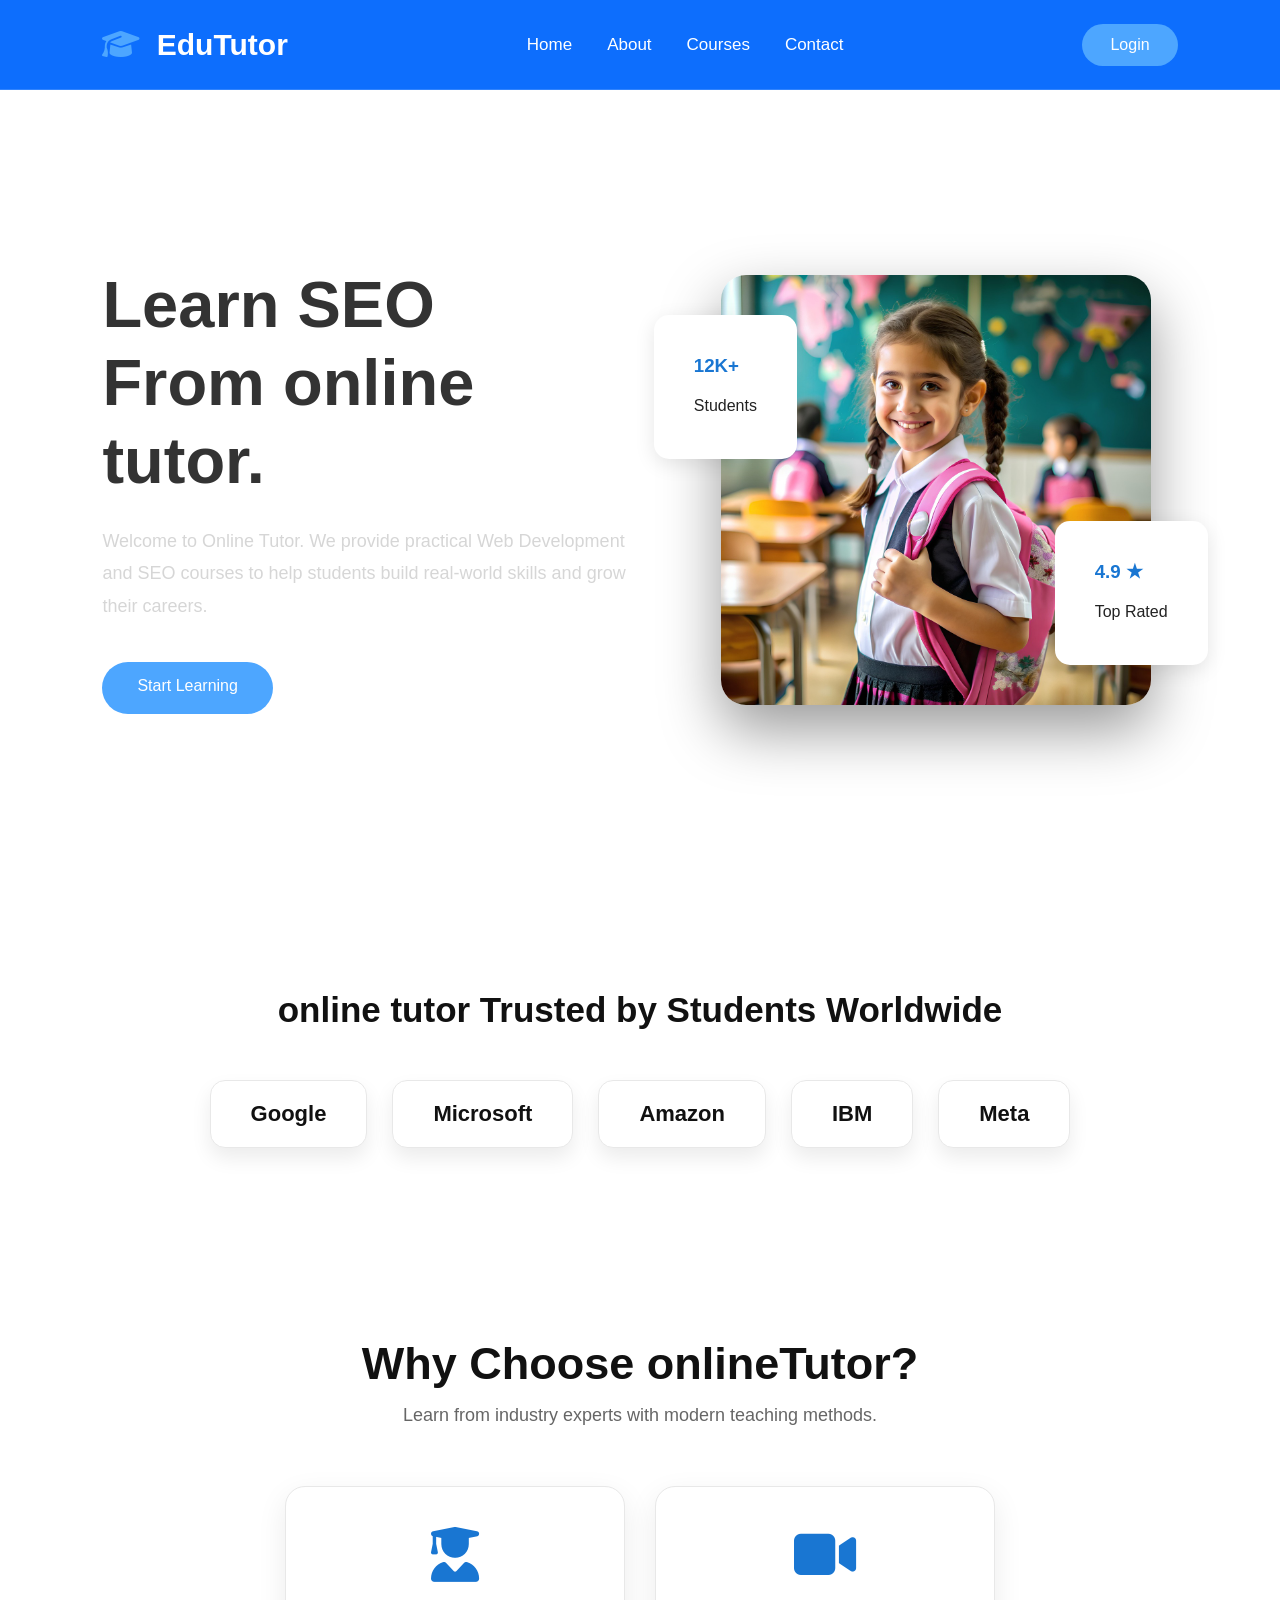
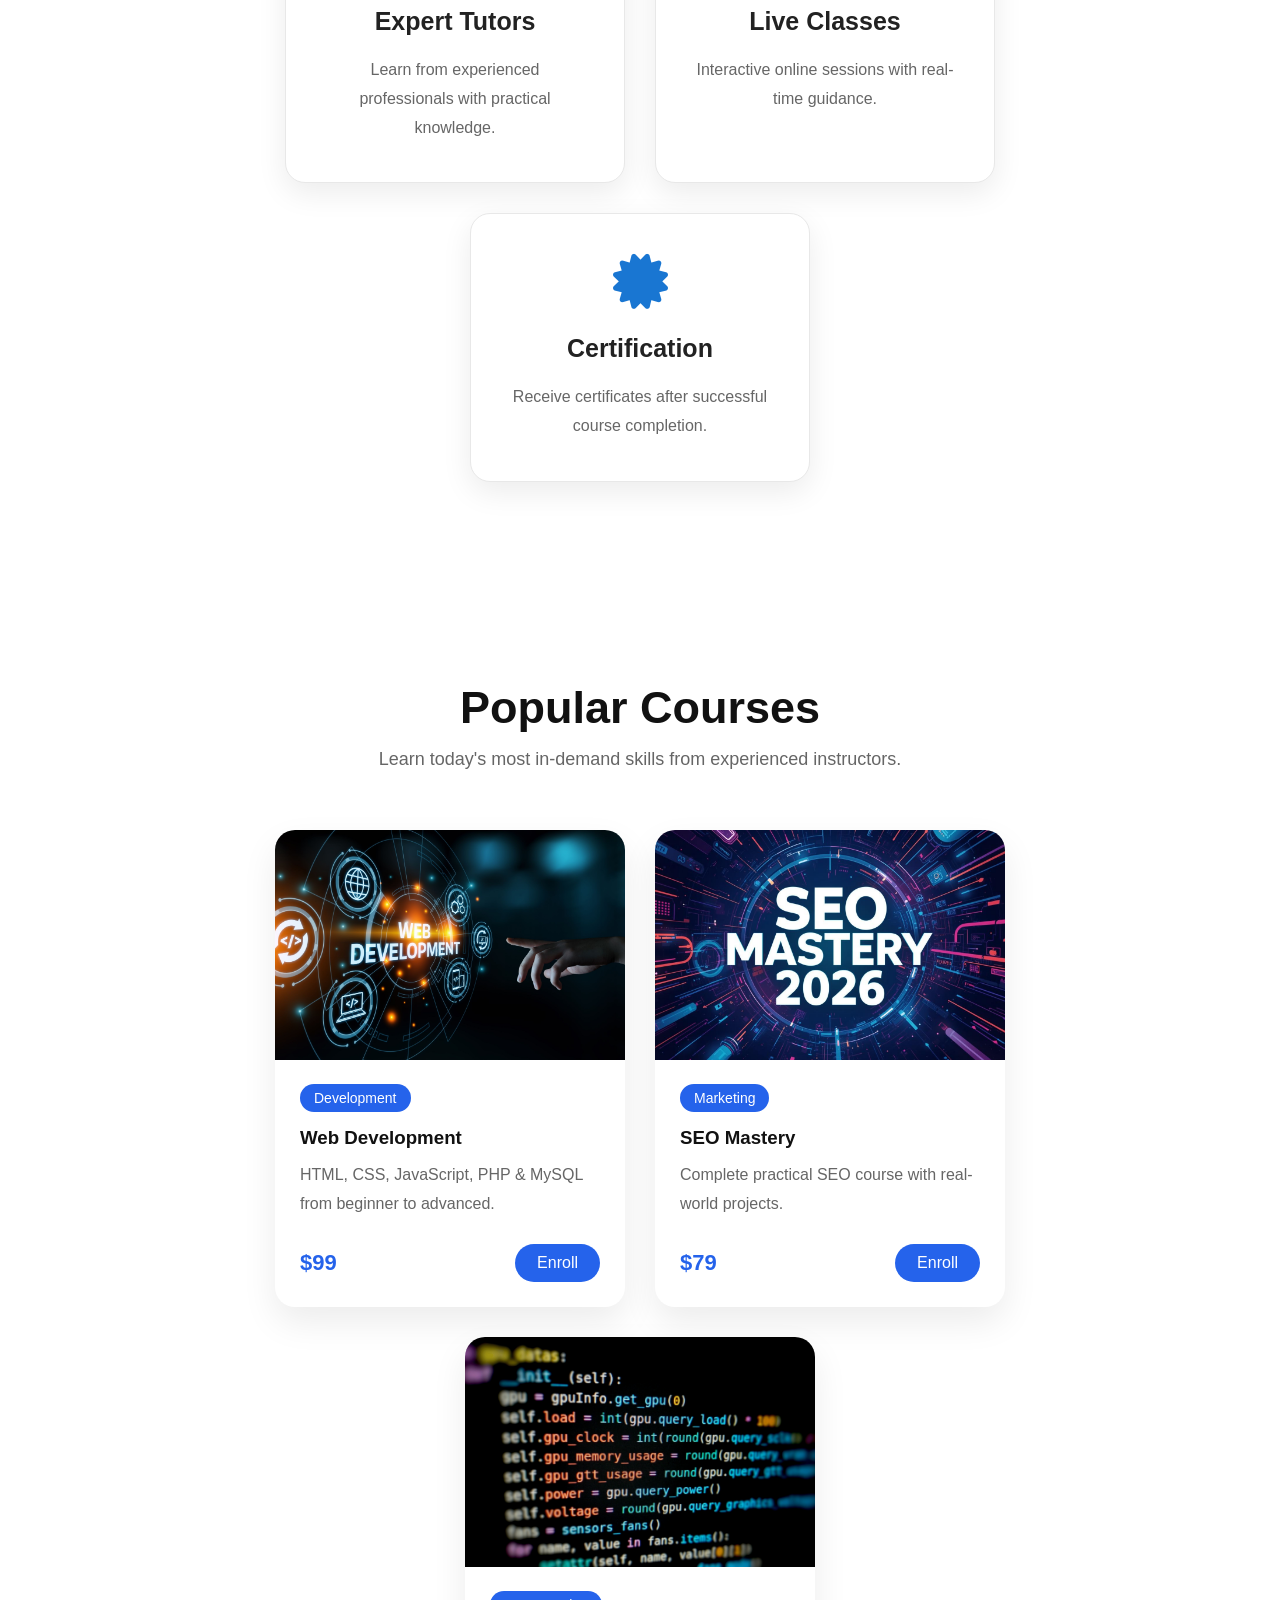
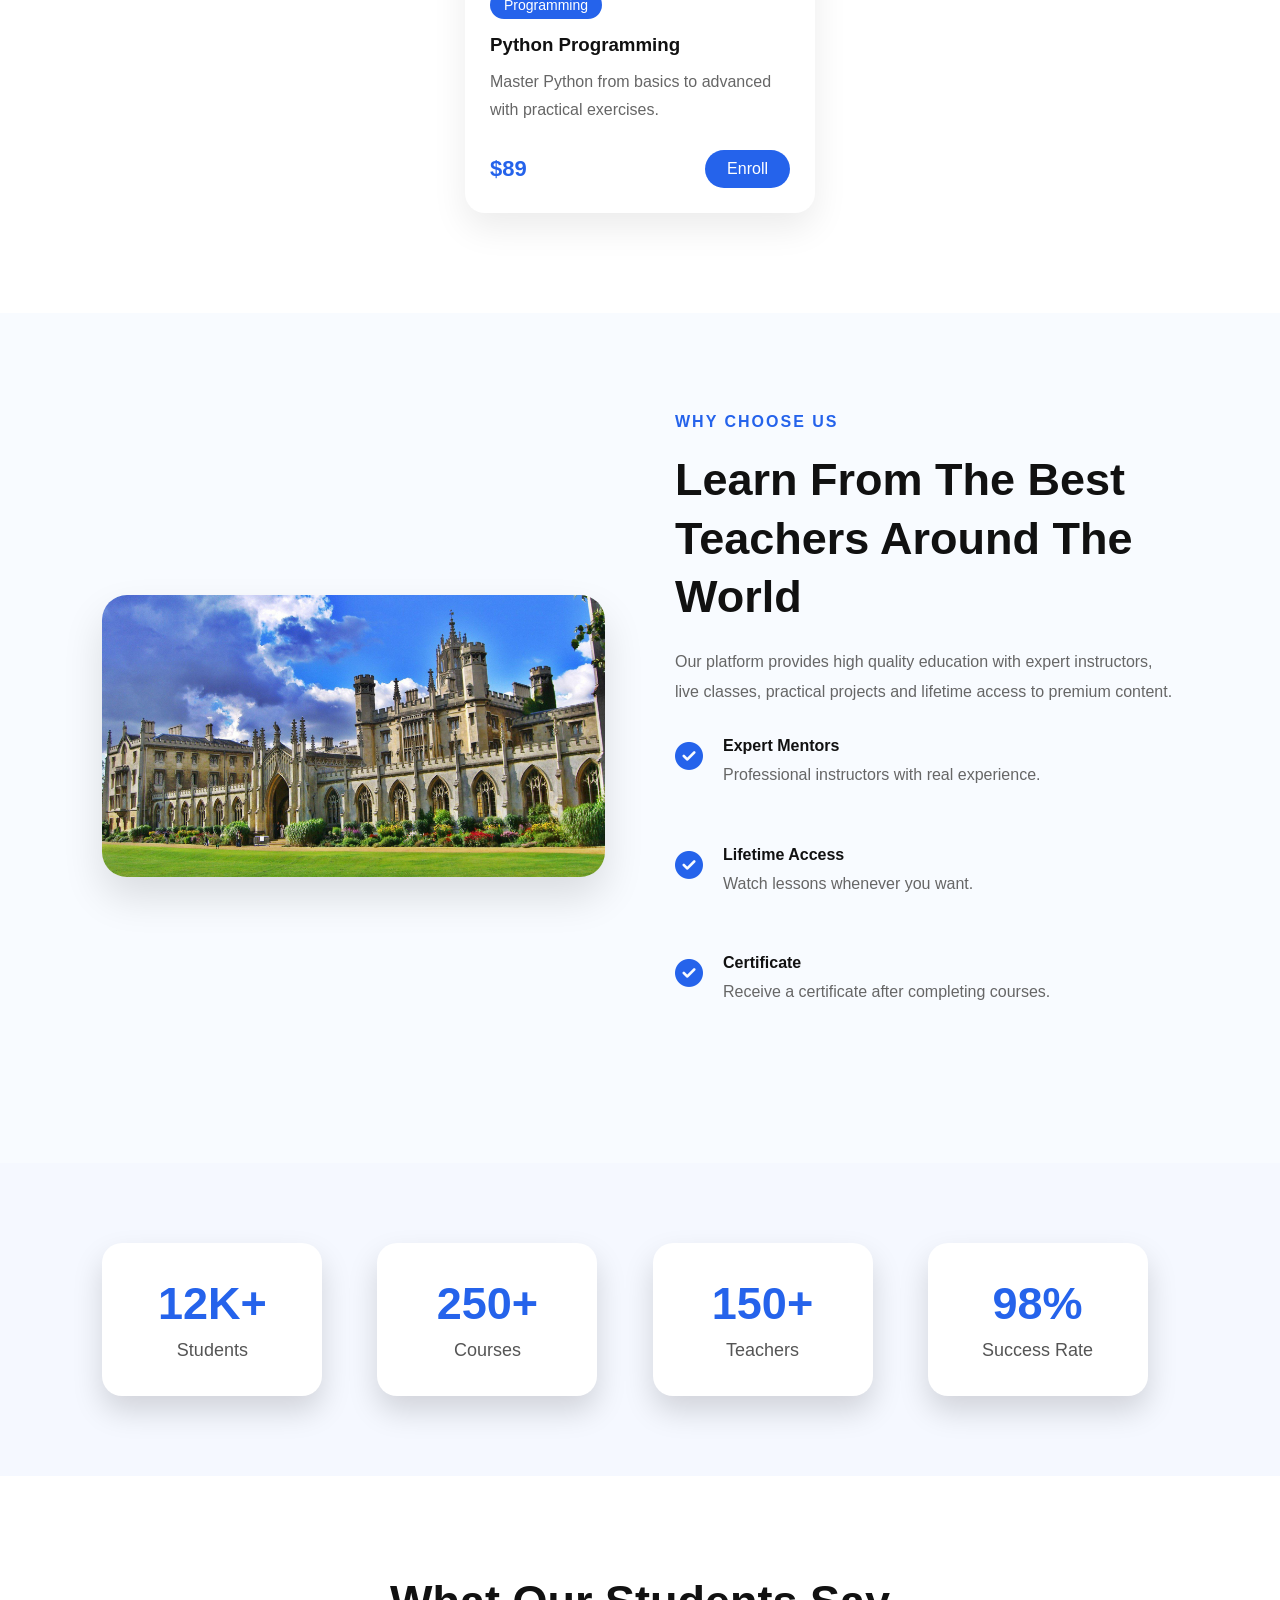
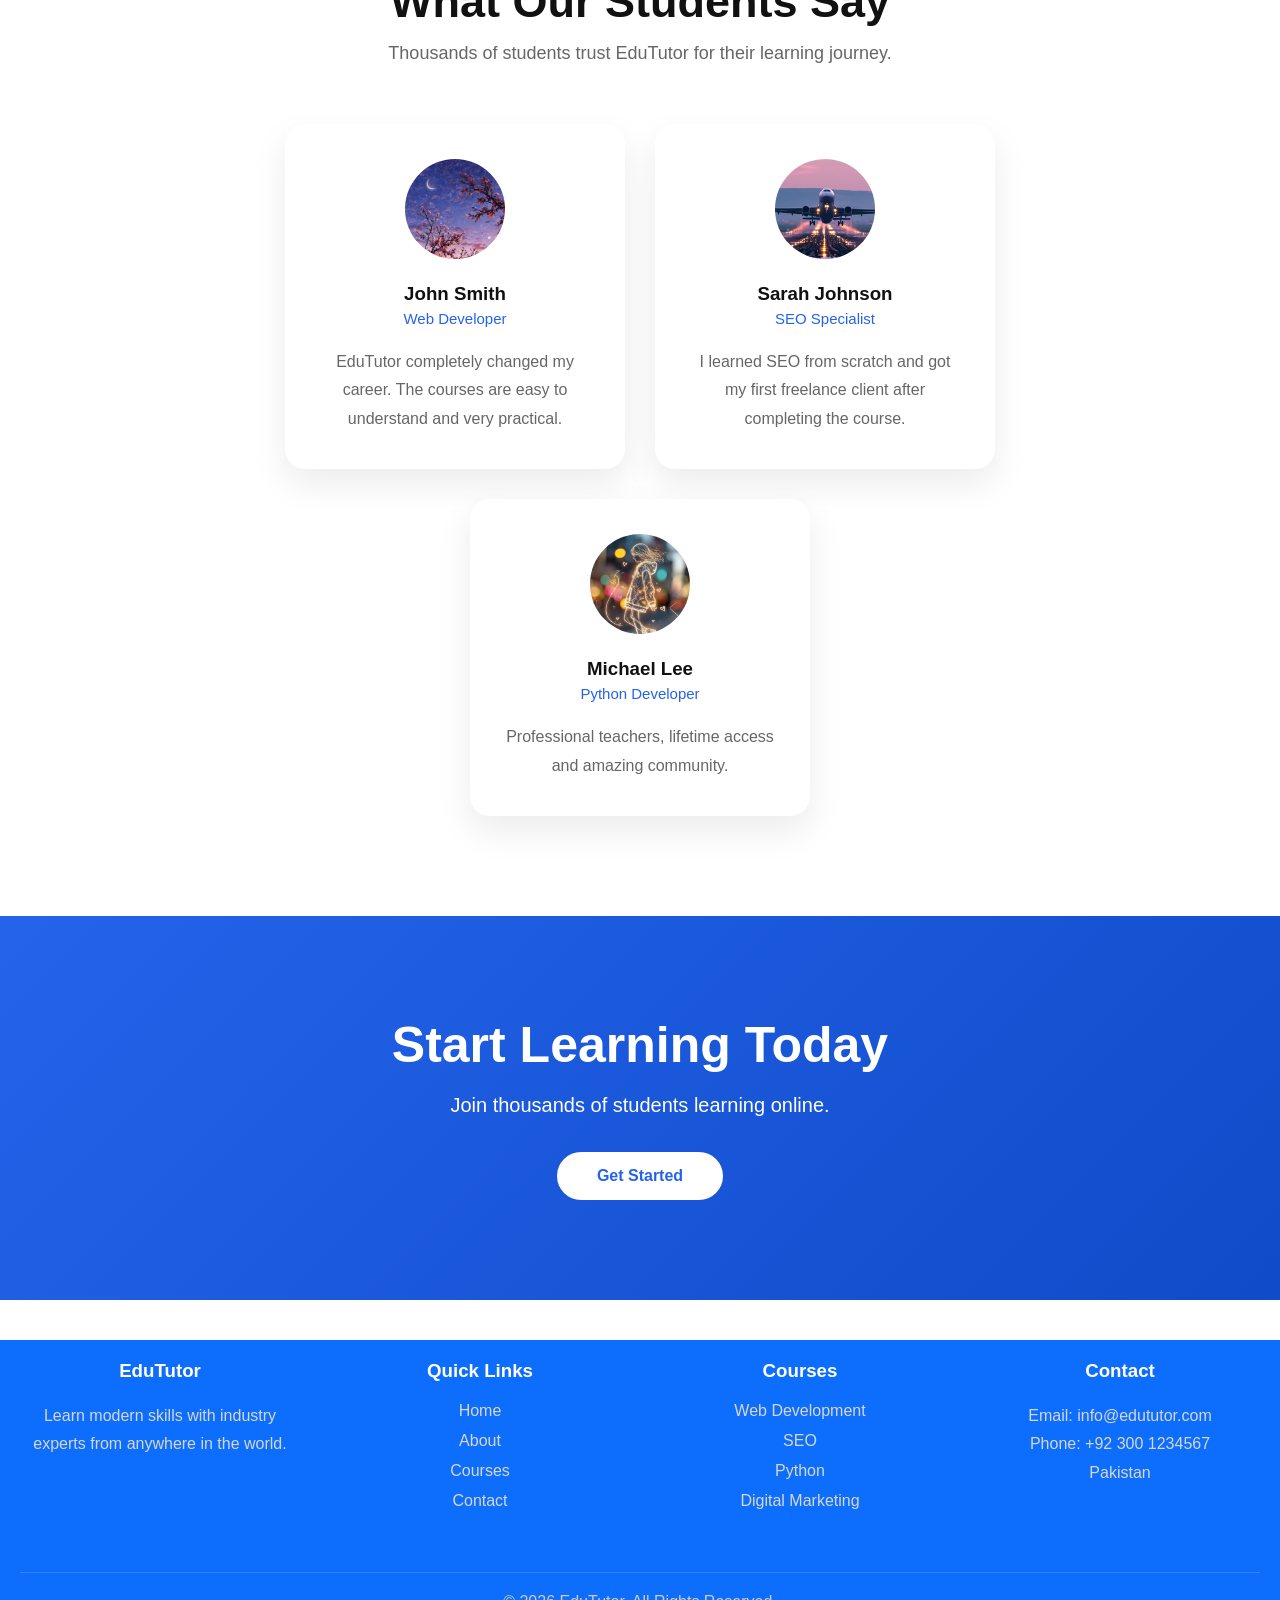
<file: index.html>
<!DOCTYPE html>
<html lang="en">
<head>
    <!-- Google tag (gtag.js) -->
<script async src="https://www.googletagmanager.com/gtag/js?id=G-9VE34BFSBL"></script>
<script>
  window.dataLayer = window.dataLayer || [];
  function gtag(){dataLayer.push(arguments);}
  gtag('js', new Date());

  gtag('config', 'G-9VE34BFSBL');
</script>
    <meta charset="UTF-8">
    <meta name="viewport" content="width=device-width, initial-scale=1.0">
    <title>online tutor | learn web development and information technology courses</title>
    <meta name="description" content="learn python programming ,web development, graphic designing,UI/UX design and SEO complete. ">
    <meta name="keywords" content="Online Tutor, HTML Course, CSS Course, JavaScript Course, SEO Course, Web Development">
    <meta name="author" content="online tutor">
    <link rel="canonical" href="https://www.onlinetutor.com/">
    <link rel="icon" type="image/png" href="images/favicon.png">
    <!-- Font Awesome -->
    <link rel="stylesheet"
    href="https://cdnjs.cloudflare.com/ajax/libs/font-awesome/6.6.0/css/all.min.css">

    <!-- Google Font -->
    <link href="https://fonts.googleapis.com/css2?family=Poppins:wght@300;400;500;600;700;800&display=swap" rel="stylesheet">

    <link rel="stylesheet" href="style.css">
</head>
<body>

<!--================ NAVBAR =================-->

<header>

    <a href="#" class="logo">
        <i class="fa-solid fa-graduation-cap"></i>
        EduTutor
    </a>

    <nav>

        <a href="index.html">Home</a>

        <a href="aboutus.html">About</a>

        <a href="courses.html">Courses</a>

        

        <a href="contact.html">Contact</a>

    </nav>

    <a href="enroll.html" class="login-btn">Login</a>

</header>

<!--================ HERO =================-->

<section class="hero">

<div class="left">

<h1>

Learn SEO  <br>

From online tutor.

</h1>



<p>
Welcome to Online Tutor. We provide practical Web Development and SEO courses to help students build real-world skills and grow their careers.
</p>



<div class="buttons">

<a href="#" class="btn1">

Start Learning

</a>

<a href="#" class="btn2">

Explore Courses

</a>

</div>

</div>

<div class="right">

<img src="images/student-learning.jpg" alt="student learning ppython">

<div class="card students">

<h3>

12K+

</h3>

<p>

Students

</p>

</div>

<div class="card rating">

<h3>

4.9 ★

</h3>

<p>

Top Rated

</p>

</div>

</div>

</section>
<!--========================
 TRUSTED BY
=========================-->

<section class="brands">

    <h2>online tutor Trusted by Students Worldwide</h2>

    <div class="brand-container">

        <div class="brand">Google</div>

        <div class="brand">Microsoft</div>

        <div class="brand">Amazon</div>

        <div class="brand">IBM</div>

        <div class="brand">Meta</div>

    </div>

</section>

<!--========================
 FEATURES
=========================-->

<section class="features">

    <h2>Why Choose onlineTutor?</h2>

    <p class="heading-text">
        Learn from industry experts with modern teaching methods.
    </p>

    <div class="feature-box">

        <div class="feature-card">

            <i class="fa-solid fa-user-graduate"></i>

            <h3>Expert Tutors</h3>

            <p>Learn from experienced professionals with practical knowledge.</p>

        </div>

        <div class="feature-card">

            <i class="fa-solid fa-video"></i>

            <h3>Live Classes</h3>

            <p>Interactive online sessions with real-time guidance.</p>

        </div>

        <div class="feature-card">

            <i class="fa-solid fa-certificate"></i>

            <h3>Certification</h3>

            <p>Receive certificates after successful course completion.</p>

        </div>

    </div>

</section>
<!--=========================
POPULAR COURSES
==========================-->

<section class="courses">

    <div class="section-title">

        <h2>Popular Courses</h2>

        <p>
            Learn today's most in-demand skills from experienced instructors.
        </p>

    </div>

    <div class="course-container">

        <div class="course-card">

            <img src="images/web-development.jpg" alt="Web development">

            <div class="course-content">

                <span>Development</span>

                <h3>Web Development</h3>

                <p>HTML, CSS, JavaScript, PHP & MySQL from beginner to advanced.</p>

                <div class="course-footer">

                    <strong>$99</strong>

                    <a href="enroll.html">Enroll</a>

                </div>

            </div>

        </div>

        <div class="course-card">

            <img src="images/SEO-Mastery-2026.jpg" alt="SEO Course">

            <div class="course-content">

                <span>Marketing</span>

                <h3>SEO Mastery</h3>

                <p>Complete practical SEO course with real-world projects.</p>

                <div class="course-footer">

                    <strong>$79</strong>

                    <a href="enroll.html">Enroll</a>

                </div>

            </div>

        </div>

        <div class="course-card">

            <img src="images/python-programing.webp" alt="Python programming">

            <div class="course-content">

                <span>Programming</span>

                <h3>Python Programming</h3>

                <p>Master Python from basics to advanced with practical exercises.</p>

                <div class="course-footer">

                    <strong>$89</strong>

                    <a href="enroll.html">Enroll</a>

                </div>

            </div>

        </div>

    </div>

</section>
<!--=========================
WHY CHOOSE US
==========================-->

<section class="why-us">

<div class="why-image">

<img src="images/university.jpg" alt="university ">

</div>

<div class="why-content">

<span>WHY CHOOSE US</span>

<h2>Learn From The Best Teachers Around The World</h2>

<p>

Our platform provides high quality education with expert instructors,
live classes, practical projects and lifetime access to premium content.

</p>

<div class="points">

<div class="point">

<i class="fa-solid fa-circle-check"></i>

<div>

<h4>Expert Mentors</h4>

<p>Professional instructors with real experience.</p>

</div>

</div>

<div class="point">

<i class="fa-solid fa-circle-check"></i>

<div>

<h4>Lifetime Access</h4>

<p>Watch lessons whenever you want.</p>

</div>

</div>

<div class="point">

<i class="fa-solid fa-circle-check"></i>

<div>

<h4>Certificate</h4>

<p>Receive a certificate after completing courses.</p>

</div>

</div>

</div>

</div>

</section>

<!--=========================
STATISTICS
==========================-->

<section class="stats">

<div class="stat-box">

<h2>12K+</h2>

<p>Students</p>

</div>

<div class="stat-box">

<h2>250+</h2>

<p>Courses</p>

</div>

<div class="stat-box">

<h2>150+</h2>

<p>Teachers</p>

</div>

<div class="stat-box">

<h2>98%</h2>

<p>Success Rate</p>

</div>

</section>
<!--=========================
TESTIMONIALS
==========================-->

<section class="testimonials">

    <div class="section-title">

        <h2>What Our Students Say</h2>

        <p>Thousands of students trust EduTutor for their learning journey.</p>

    </div>

    <div class="testimonial-container">

        <div class="testimonial-card">

            <img src="images/our student.jpeg" alt="student oof institute">

            <h3>John Smith</h3>

            <span>Web Developer</span>

            <p>
                EduTutor completely changed my career. The courses are easy to
                understand and very practical.
            </p>

        </div>

        <div class="testimonial-card">

            <img src="images/our student3.jpg" alt="student2 of institute">

            <h3>Sarah Johnson</h3>

            <span>SEO Specialist</span>

            <p>
                I learned SEO from scratch and got my first freelance client
                after completing the course.
            </p>

        </div>

        <div class="testimonial-card">

            <img src="images/oue student.jpeg" alt="top student">

            <h3>Michael Lee</h3>

            <span>Python Developer</span>

            <p>
                Professional teachers, lifetime access and amazing community.
            </p>

        </div>

    </div>

</section>

<!--=========================
CTA
==========================-->

<section class="cta">

    <h2>Start Learning Today</h2>

    <p>Join thousands of students learning online.</p>

    <a href="courses.html">Get Started</a>

</section>

<!--=========================
FOOTER
==========================-->

<footer>

<div class="footer-container">

<div class="footer-box">

<h3>EduTutor</h3>

<p>
Learn modern skills with industry experts from anywhere in the world.
</p>

</div>

<div class="footer-box">

<h3>Quick Links</h3>

<a href="index.html">Home</a>
<a href="aboutus.html">About</a>
<a href="courses.html">Courses</a>
<a href="contact.html">Contact</a>

</div>

<div class="footer-box">

<h3>Courses</h3>

<a href="#">Web Development</a>
<a href="#">SEO</a>
<a href="#">Python</a>
<a href="#">Digital Marketing</a>

</div>

<div class="footer-box">

<h3>Contact</h3>

<p>Email: info@edututor.com</p>

<p>Phone: +92 300 1234567</p>

<p>Pakistan</p>

</div>

</div>

<div class="copyright">

© 2026 EduTutor. All Rights Reserved.

</div>

</footer>
<script type="application/ld+json">
{
  "@context": "https://schema.org",
  "@type": "Organization",
  "name": "Online Tutor",
  "url": "https://www.onlinetutor.com",
  "logo": "https://www.onlinetutor.com/images/logo.png",
  "sameAs": []
}
</script>
<script type="application/ld+json">
{
  "@context": "https://schema.org",
  "@type": "WebSite",
  "name": "Online Tutor",
  "url": "https://www.onlinetutor.com"
}
</script>
<script type="application/ld+json">
{
  "@context":"https://schema.org",
  "@type":"Course",
  "name":"Complete Web Development Course",
  "description":"Learn HTML, CSS, JavaScript and SEO with practical projects.",
  "provider":{
      "@type":"Organization",
      "name":"Online Tutor"
  }
}
</script>

</body>
</html>
</file>
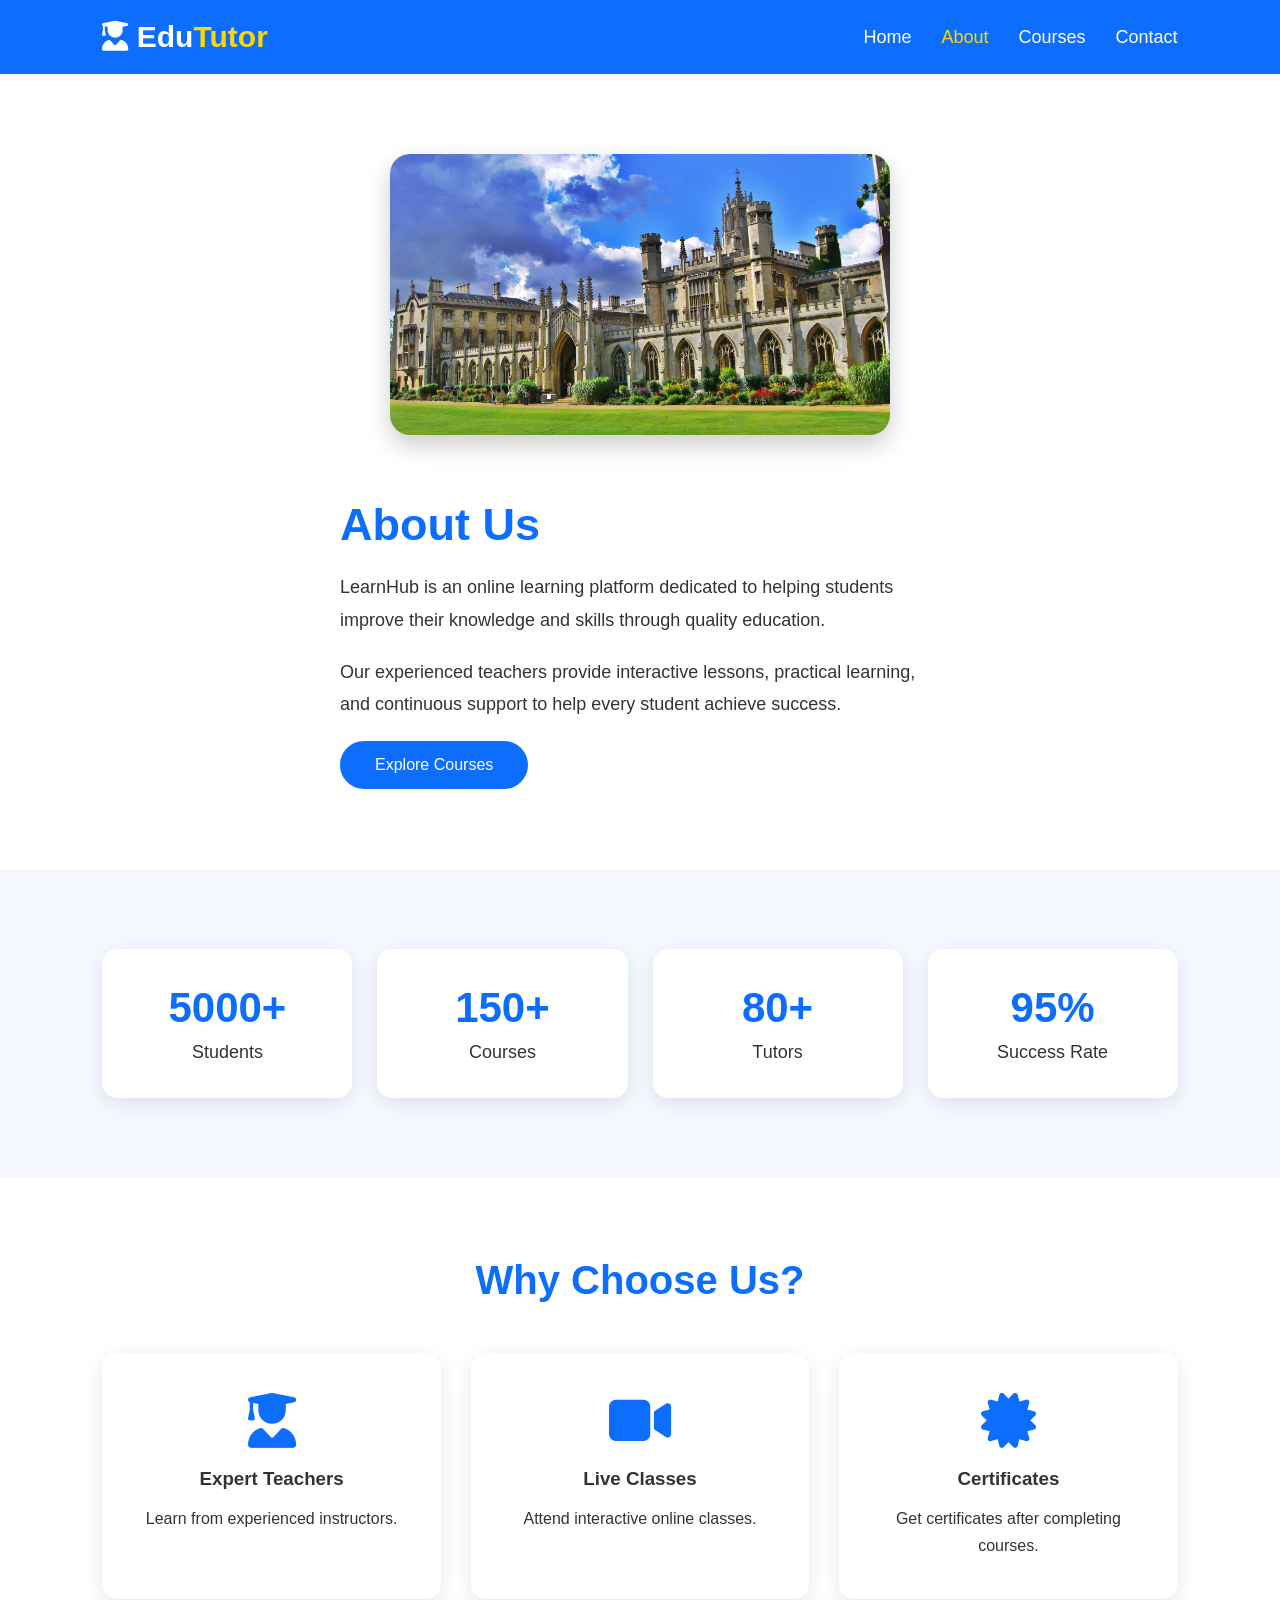
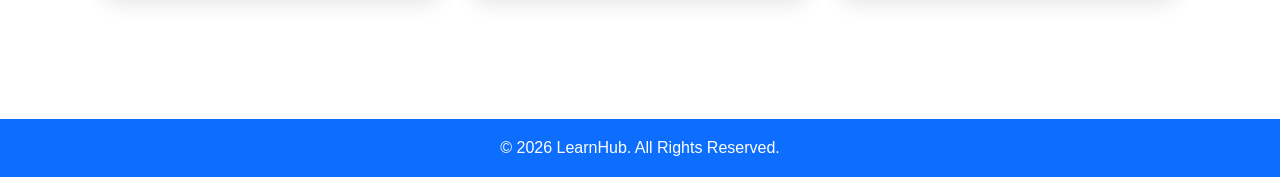
<file: aboutus.html>
<!DOCTYPE html>
<html lang="en">
<head>
    <!-- Google tag (gtag.js) -->
<script async src="https://www.googletagmanager.com/gtag/js?id=G-9VE34BFSBL"></script>
<script>
  window.dataLayer = window.dataLayer || [];
  function gtag(){dataLayer.push(arguments);}
  gtag('js', new Date());

  gtag('config', 'G-9VE34BFSBL');
</script>
    <meta charset="UTF-8">
    <meta name="viewport" content="width=device-width, initial-scale=1.0">
    <title>About</title>

    <link rel="stylesheet" href="about.css">

    <link rel="stylesheet"
    href="https://cdnjs.cloudflare.com/ajax/libs/font-awesome/6.5.2/css/all.min.css">
</head>

<body>

<header>

<div class="logo">
    <i class="fas fa-user-graduate"></i>
Edu<span>Tutor</span>
</div>

<nav>
<ul>
<li><a href="index.html">Home</a></li>
<li><a href="aboutus.html" class="active">About</a></li>
<li><a href="courses.html">Courses</a></li>
<li><a href="contact.html">Contact</a></li>
</ul>
</nav>

</header>


<section class="about">

<div class="about-image">
<img src="images/university.jpg" alt="About">
</div>

<div class="about-content">

<h1>About Us</h1>

<p>
LearnHub is an online learning platform dedicated to helping students improve their knowledge and skills through quality education.
</p>

<p>
Our experienced teachers provide interactive lessons, practical learning, and continuous support to help every student achieve success.
</p>

<a href="courses.html" class="btn">Explore Courses</a>

</div>

</section>


<section class="stats">

<div class="box">
<h2>5000+</h2>
<p>Students</p>
</div>

<div class="box">
<h2>150+</h2>
<p>Courses</p>
</div>

<div class="box">
<h2>80+</h2>
<p>Tutors</p>
</div>

<div class="box">
<h2>95%</h2>
<p>Success Rate</p>
</div>

</section>


<section class="why">

<h2>Why Choose Us?</h2>

<div class="cards">

<div class="card">
<i class="fas fa-user-graduate"></i>
<h3>Expert Teachers</h3>
<p>Learn from experienced instructors.</p>
</div>

<div class="card">
<i class="fas fa-video"></i>
<h3>Live Classes</h3>
<p>Attend interactive online classes.</p>
</div>

<div class="card">
<i class="fas fa-certificate"></i>
<h3>Certificates</h3>
<p>Get certificates after completing courses.</p>
</div>

</div>

</section>


<footer>

<p>© 2026 LearnHub. All Rights Reserved.</p>

</footer>

</body>
</html>
</file>
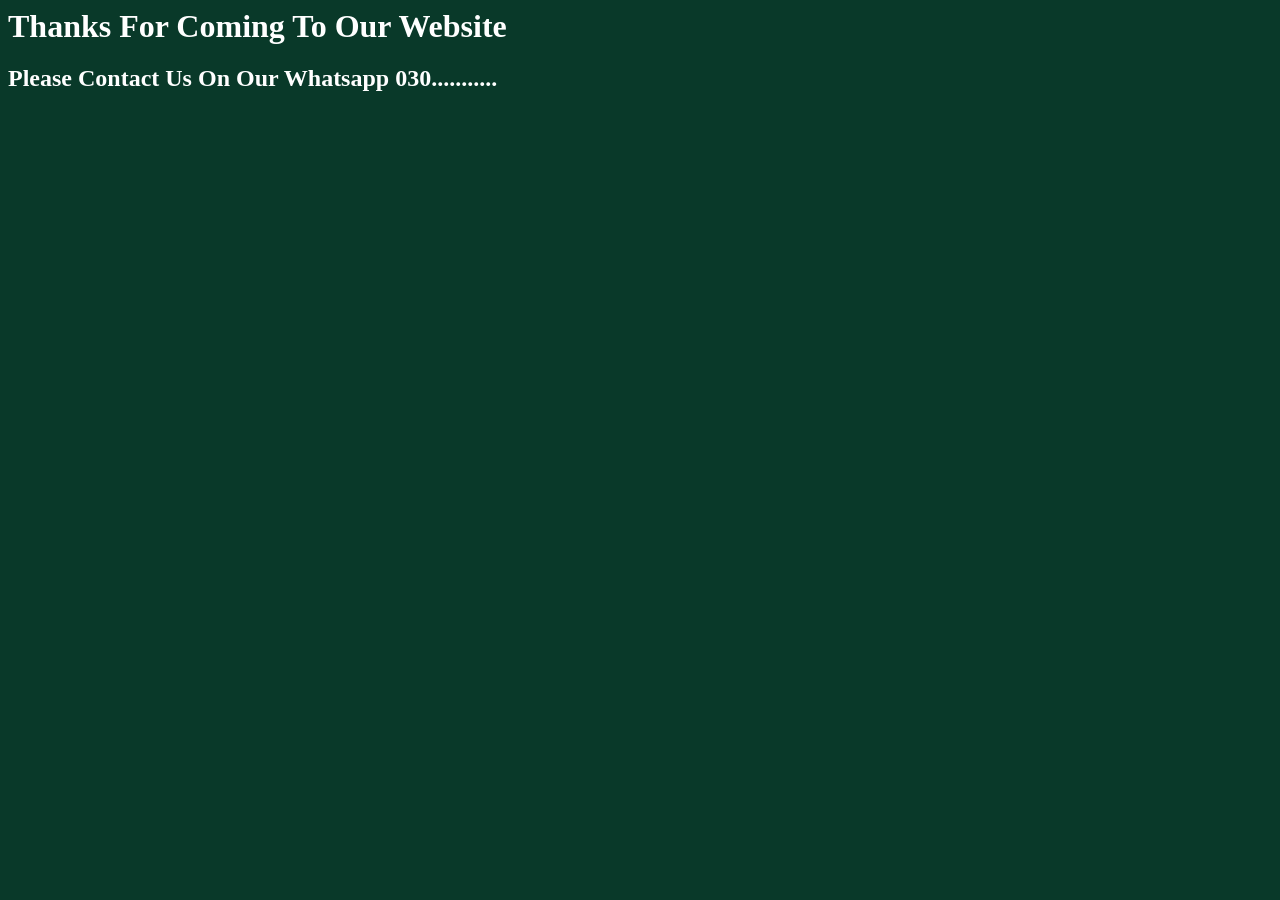
<file: contact.html>
<!DOCTYPE html>
<html lang="en">
<head>
    <!-- Google tag (gtag.js) -->
<script async src="https://www.googletagmanager.com/gtag/js?id=G-9VE34BFSBL"></script>
<script>
  window.dataLayer = window.dataLayer || [];
  function gtag(){dataLayer.push(arguments);}
  gtag('js', new Date());

  gtag('config', 'G-9VE34BFSBL');
</script>
    <meta charset="UTF-8">
    <meta name="viewport" content="width=device-width, initial-scale=1.0">
    <title>Document</title>
    <style>
        body{
            background-color: rgb(9, 57, 41);
            color: white;
            text-transform: capitalize;
        }
        h1{
            
            margin: auto;
        }
    </style>
</head>
<body>
    <h1>thanks for coming to our website</h1>
    <h2>
        please contact us on our whatsapp  030...........
    </h2>
    
</body>
</html>
</file>
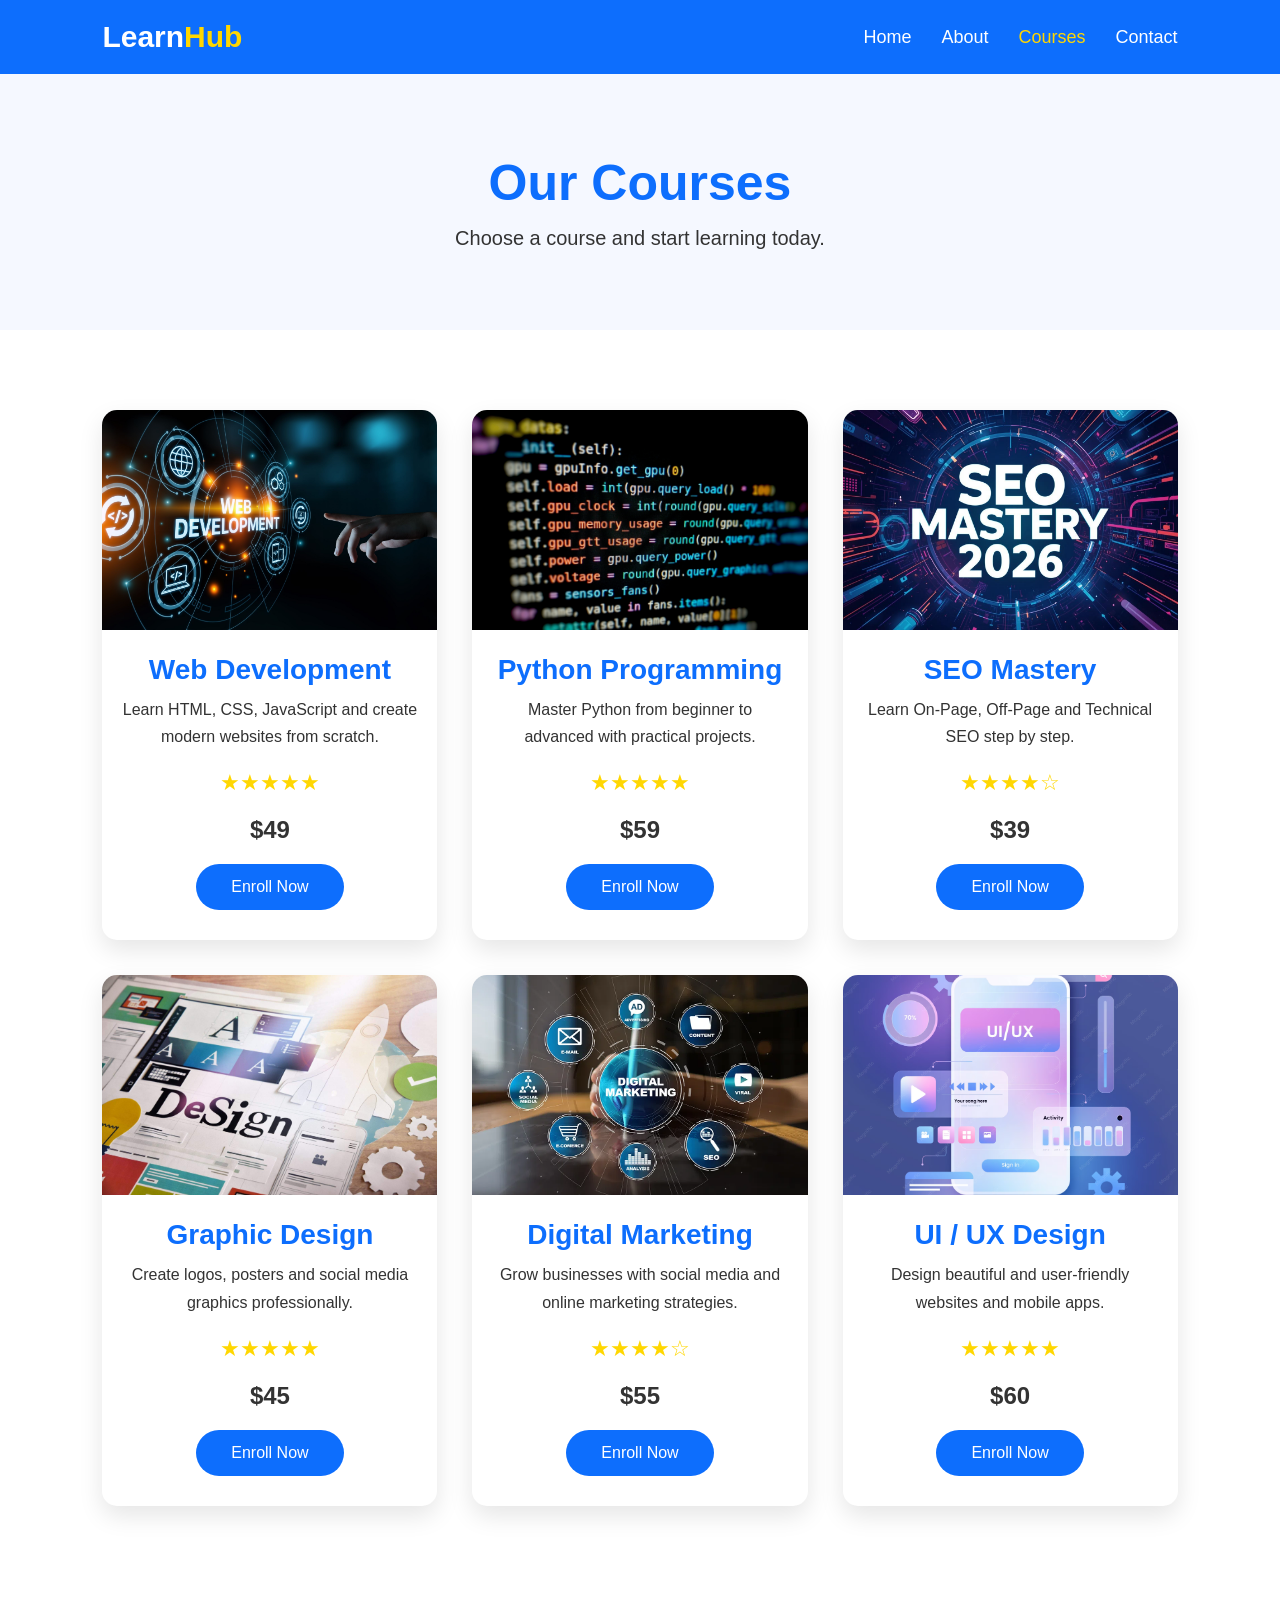
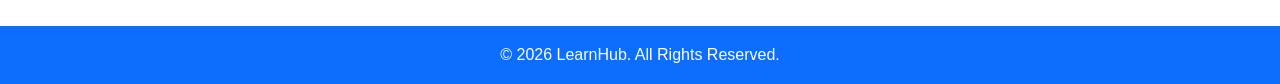
<file: courses.html>
<!DOCTYPE html>
<html lang="en">
<head>
    <meta charset="UTF-8">
    <meta name="viewport" content="width=device-width, initial-scale=1.0">
    <title>Courses</title>

    <link rel="stylesheet" href="courses.css">

    <link rel="stylesheet"
    href="https://cdnjs.cloudflare.com/ajax/libs/font-awesome/6.5.2/css/all.min.css">
</head>

<body>

<header>

<div class="logo">
Learn<span>Hub</span>
</div>

<nav>
<ul>
<li><a href="index.html">Home</a></li>
<li><a href="aboutus.html">About</a></li>
<li><a href="courses.html" class="active">Courses</a></li>
<li><a href="contact.html">Contact</a></li>
</ul>
</nav>

</header>


<section class="banner">

<h1>Our Courses</h1>

<p>Choose a course and start learning today.</p>

</section>


<section class="courses">

<div class="course">

<img src="images/web-development.jpg" alt="Web Development">

<h3>Web Development</h3>

<p>Learn HTML, CSS, JavaScript and create modern websites from scratch.</p>

<div class="rating">
★★★★★
</div>

<h2>$49</h2>

<a href="enroll.html?course=Web%20Development" class="btn">Enroll Now</a>

</div>


<div class="course">

<img src="images/python-programing.webp" alt="Python">

<h3>Python Programming</h3>

<p>Master Python from beginner to advanced with practical projects.</p>

<div class="rating">
★★★★★
</div>

<h2>$59</h2>

<a href="enroll.html?course=Python%20Programming" class="btn">Enroll Now</a>


</div>


<div class="course">

<img src="images/SEO-Mastery-2026.jpg" alt="SEO">

<h3>SEO Mastery</h3>

<p>Learn On-Page, Off-Page and Technical SEO step by step.</p>

<div class="rating">
★★★★☆
</div>

<h2>$39</h2>

<a href="enroll.html?course=SEO%20Mastery" class="btn">Enroll Now</a>


</div>


<div class="course">

<img src="images/graphic-design.jpeg" alt="Graphic Design">

<h3>Graphic Design</h3>

<p>Create logos, posters and social media graphics professionally.</p>

<div class="rating">
★★★★★
</div>

<h2>$45</h2>
<a href="enroll.html?course=Graphic%20Design" class="btn">Enroll Now</a>


</div>


<div class="course">

<img src="images/digital-marketing.webp" alt="Digital Marketing">

<h3>Digital Marketing</h3>

<p>Grow businesses with social media and online marketing strategies.</p>

<div class="rating">
★★★★☆
</div>

<h2>$55</h2>

<a href="enroll.html?course=Digital%20Marketing" class="btn">Enroll Now</a>

</div>


<div class="course">

<img src="images/ui.avif" alt="UI UX">

<h3>UI / UX Design</h3>

<p>Design beautiful and user-friendly websites and mobile apps.</p>

<div class="rating">
★★★★★
</div>

<h2>$60</h2>

<a href="enroll.html?course=UI%20UX%20Design" class="btn">Enroll Now</a>

</div>

</section>


<footer>

<p>© 2026 LearnHub. All Rights Reserved.</p>

</footer>

</body>
</html>
</file>
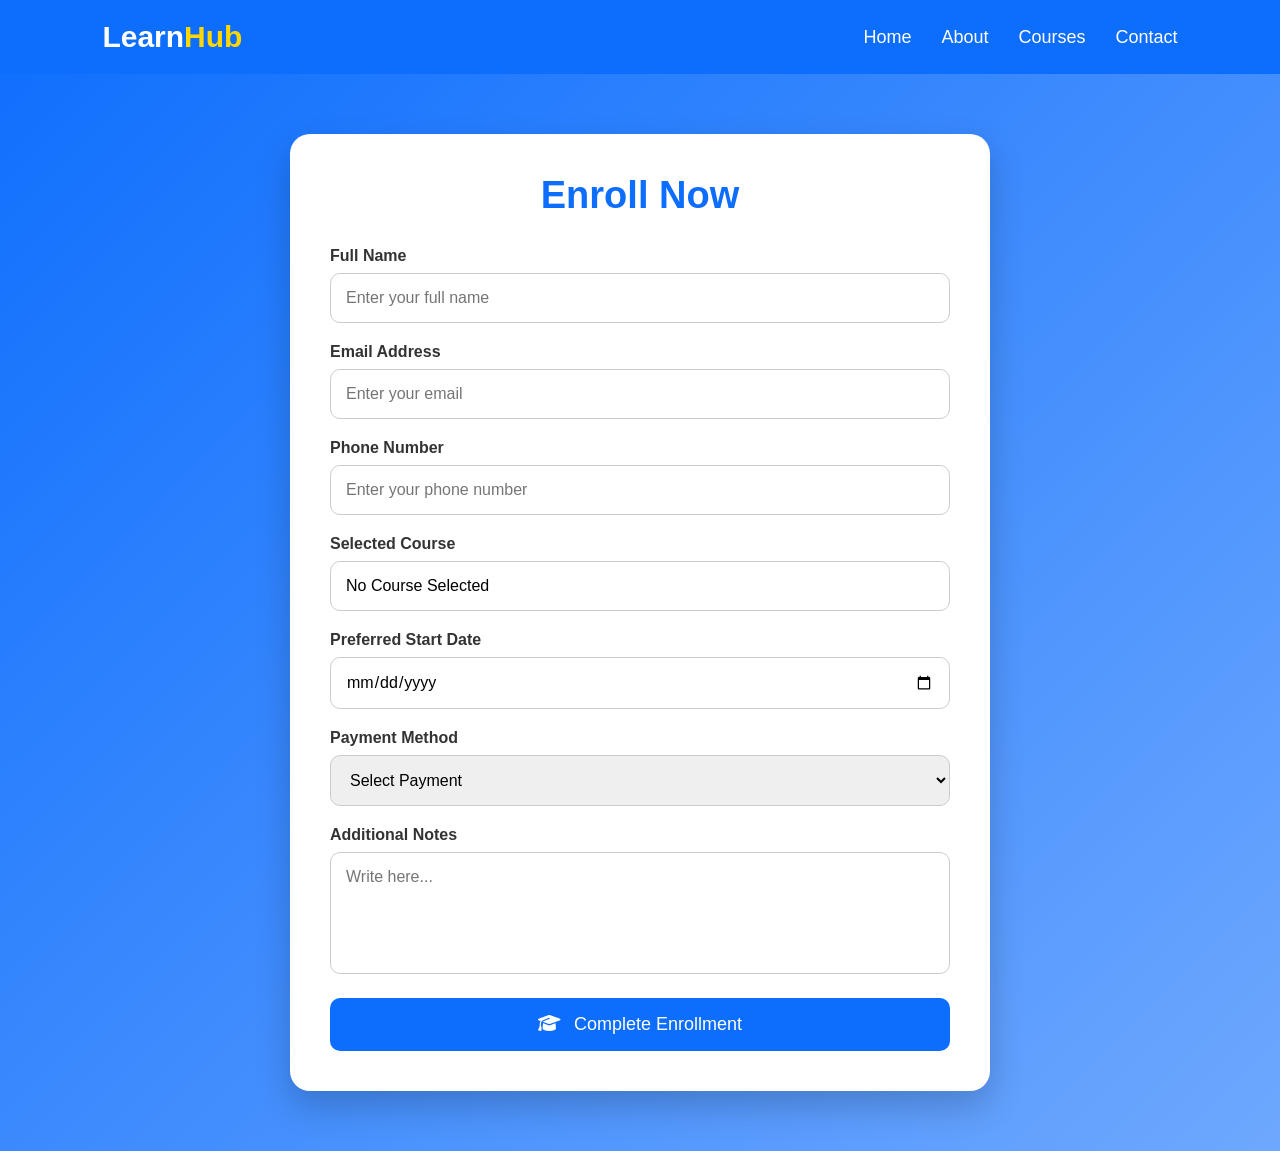
<file: enroll.html>
<!DOCTYPE html>
<html lang="en">
<head>
    <!-- Google tag (gtag.js) -->
<script async src="https://www.googletagmanager.com/gtag/js?id=G-9VE34BFSBL"></script>
<script>
  window.dataLayer = window.dataLayer || [];
  function gtag(){dataLayer.push(arguments);}
  gtag('js', new Date());

  gtag('config', 'G-9VE34BFSBL');
</script>
    <meta charset="UTF-8">
    <meta name="viewport" content="width=device-width, initial-scale=1.0">
    <title>Course Enrollment</title>

    <link rel="stylesheet" href="enroll.css">

    <link rel="stylesheet"
    href="https://cdnjs.cloudflare.com/ajax/libs/font-awesome/6.5.2/css/all.min.css">
</head>

<body>

<header>

    <div class="logo">
        Learn<span>Hub</span>
    </div>

    <nav>
        <ul>
            <li><a href="index.html">Home</a></li>
            <li><a href="about.html">About</a></li>
            <li><a href="courses.html">Courses</a></li>
            <li><a href="contact.html">Contact</a></li>
        </ul>
    </nav>

</header>

<section class="enroll">

<div class="form-box">

<h1>Enroll Now</h1>

<form action="success.html">

<div class="input-box">

<label>Full Name</label>
<input type="text" placeholder="Enter your full name" required>

</div>

<div class="input-box">

<label>Email Address</label>
<input type="email" placeholder="Enter your email" required>

</div>

<div class="input-box">

<label>Phone Number</label>
<input type="tel" placeholder="Enter your phone number" required>

</div>

<div class="input-box">

<label>Selected Course</label>
<input type="text" id="course" readonly>

</div>

<div class="input-box">

<label>Preferred Start Date</label>
<input type="date" required>

</div>

<div class="input-box">

<label>Payment Method</label>

<select required>

<option value="">Select Payment</option>

<option>Credit Card</option>

<option>Debit Card</option>

<option>Bank Transfer</option>

<option>JazzCash</option>

<option>EasyPaisa</option>

</select>

</div>

<div class="input-box">

<label>Additional Notes</label>

<textarea rows="5" placeholder="Write here..."></textarea>

</div>

<button type="submit" class="btn">

<i class="fa-solid fa-graduation-cap"></i>

Complete Enrollment

</button>

</form>

</div>

</section>

<script src="enroll.js"></script>

</body>
</html>
</file>
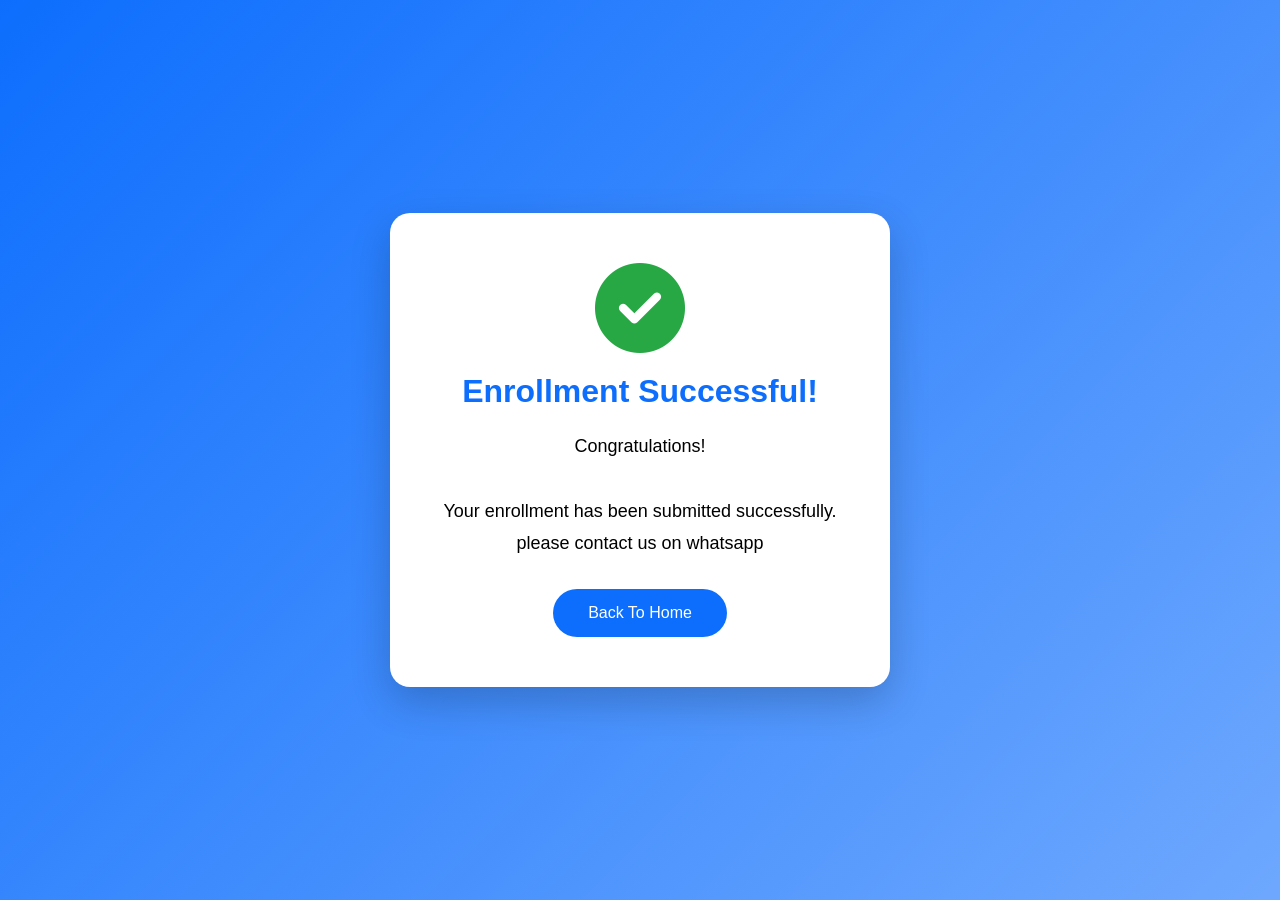
<file: success.html>
<!DOCTYPE html>
<html lang="en">
<head>
  <!-- Google tag (gtag.js) -->
<script async src="https://www.googletagmanager.com/gtag/js?id=G-9VE34BFSBL"></script>
<script>
  window.dataLayer = window.dataLayer || [];
  function gtag(){dataLayer.push(arguments);}
  gtag('js', new Date());

  gtag('config', 'G-9VE34BFSBL');
</script>
<meta charset="UTF-8">
<meta name="viewport" content="width=device-width, initial-scale=1.0">

<title>Enrollment Successful</title>

<link rel="stylesheet" href="success.css">

<link rel="stylesheet"
href="https://cdnjs.cloudflare.com/ajax/libs/font-awesome/6.5.2/css/all.min.css">

</head>

<body>

<div class="success-box">

<i class="fa-solid fa-circle-check"></i>

<h1>Enrollment Successful!</h1>

<p>

Congratulations!

<br><br>

Your enrollment has been submitted successfully.

please contact us on whatsapp <a href="contact.html"contact></a>

</p>

<a href="index.html" class="btn">

Back To Home

</a>

</div>

</body>
</html>
</file>
<file: style.css>
/*=========================
 GOOGLE FONT
=========================*/

@import url('https://fonts.googleapis.com/css2?family=Poppins:wght@300;400;500;600;700;800&display=swap');

*{
    margin:0;
    padding:0;
    box-sizing:border-box;
    font-family:'Poppins',sans-serif;
}

html{
    scroll-behavior:smooth;
}

body{
    background:#081b47;
    color:#fff;
    overflow-x:hidden;
}

/*=========================
 HEADER
=========================*/

header{
    width:100%;
    height:90px;
    display:flex;
    justify-content:space-between;
    align-items:center;
    padding:0 8%;
    position:fixed;
    top:0;
    left:0;
    z-index:1000;

    background:rgba(255,255,255,.08);
    backdrop-filter:blur(15px);
    border-bottom:1px solid rgba(255,255,255,.15);
}

.logo{
    text-decoration:none;
    color:#fff;
    font-size:30px;
    font-weight:700;
}

.logo i{
    color:#4da6ff;
    margin-right:8px;
}

nav{
    display:flex;
    gap:35px;
}

nav a{
    text-decoration:none;
    color:#fff;
    font-size:17px;
    transition:.3s;
}

nav a:hover{
    color:#66d9ff;
}

.login-btn{
    text-decoration:none;
    color:#fff;
    background:#4da6ff;
    padding:12px 28px;
    border-radius:30px;
    transition:.3s;
}

.login-btn:hover{
    background:#1e88e5;
}

/*=========================
 HERO
=========================*/

.hero{

    width:100%;
    min-height:100vh;

    display:flex;
    justify-content:space-between;
    align-items:center;

    padding:140px 8% 60px;

}

.left{

    width:50%;

}

.left h1{

    font-size:65px;

    line-height:1.2;

    margin-bottom:25px;

}

.left p{

    font-size:18px;

    color:#d6d6d6;

    line-height:1.8;

    margin-bottom:40px;

}

.buttons{

    display:flex;

    gap:20px;

}

.btn1{

    text-decoration:none;

    background:#4da6ff;

    color:white;

    padding:15px 35px;

    border-radius:40px;

    transition:.4s;

}

.btn1:hover{

    transform:translateY(-5px);

}

.btn2{

    text-decoration:none;

    color:white;

    border:2px solid white;

    padding:15px 35px;

    border-radius:40px;

    transition:.4s;

}

.btn2:hover{

    background:white;

    color:#081b47;

}

/*=========================
 RIGHT SIDE
=========================*/

.right{

    width:45%;

    position:relative;

    display:flex;

    justify-content:center;

}

.right img{

    width:430px;

    max-width:100%;

    border-radius:25px;

    box-shadow:0 25px 60px rgba(0,0,0,.4);

}

/*=========================
 FLOATING CARDS
=========================*/

.card{

    position:absolute;

    background:white;

    color:#222;

    padding:18px 28px;

    border-radius:18px;

    box-shadow:0 15px 40px rgba(0,0,0,.25);

}

.students{

    top:40px;

    left:-40px;

}

.rating{

    bottom:40px;

    right:-30px;

}

.card h3{

    color:#1976d2;

    margin-bottom:5px;

}

/*=========================
 RESPONSIVE
=========================*/

@media(max-width:991px){

header{

flex-direction:column;

height:auto;

padding:20px;

}

nav{

margin:20px 0;

flex-wrap:wrap;

justify-content:center;

}

.hero{

flex-direction:column;

text-align:center;

}

.left{

width:100%;

}

.right{

width:100%;

margin-top:50px;

}

.left h1{

font-size:45px;

}

.buttons{

justify-content:center;

}

.students{

left:20px;

}

.rating{

right:20px;

}

}
/*=========================
BRANDS
=========================*/

.brands{

padding:80px 8%;

text-align:center;

}

.brands h2{

font-size:35px;

margin-bottom:50px;

}

.brand-container{

display:flex;

justify-content:center;

flex-wrap:wrap;

gap:25px;

}

.brand{

background:rgba(255,255,255,.08);

padding:20px 40px;

border-radius:15px;

font-size:22px;

font-weight:600;

backdrop-filter:blur(10px);

transition:.4s;

border:1px solid rgba(255,255,255,.15);

}

.brand:hover{

transform:translateY(-10px);

background:#4da6ff;

}

/*=========================
FEATURES
=========================*/

.features{

padding:100px 8%;

text-align:center;

}

.features h2{

font-size:45px;

margin-bottom:15px;

}

.heading-text{

color:#d6d6d6;

margin-bottom:60px;

font-size:18px;

}

.feature-box{

display:flex;

justify-content:center;

gap:30px;

flex-wrap:wrap;

}

.feature-card{

width:340px;

background:white;

color:#222;

padding:40px;

border-radius:25px;

transition:.4s;

box-shadow:0 20px 50px rgba(0,0,0,.2);

}

.feature-card:hover{

transform:translateY(-15px);

}

.feature-card i{

font-size:55px;

color:#1976d2;

margin-bottom:25px;

}

.feature-card h3{

margin-bottom:20px;

font-size:25px;

}

.feature-card p{

line-height:1.8;

color:#666;

}
.brands{
    padding:90px 8%;
    background:#ffffff;
    color:#111;
    text-align:center;
}.features{
    padding:100px 8%;
    background:#ffffff;
    color:#111;
    text-align:center;
}

.features h2{
    color:#111;
}

.heading-text{
    color:#666;
}.feature-card{
    width:340px;
    background:#ffffff;
    color:#222;
    padding:40px;
    border-radius:20px;
    border:1px solid #e8e8e8;
    box-shadow:0 10px 30px rgba(0,0,0,.08);
    transition:.4s;
}

.feature-card:hover{
    transform:translateY(-10px);
    box-shadow:0 20px 40px rgba(0,0,0,.12);
}.brand{
    background:#ffffff;
    color:#111;
    border:1px solid #e8e8e8;
    box-shadow:0 10px 20px rgba(0,0,0,.08);
}

.brand:hover{
    background:#2563eb;
    color:white;
}/*=========================
COURSES
=========================*/

.courses{

    padding:100px 8%;

    background:#ffffff;

}

.section-title{

    text-align:center;

    margin-bottom:60px;

}

.section-title h2{

    font-size:45px;

    color:#111;

    margin-bottom:15px;

}

.section-title p{

    color:#666;

    font-size:18px;

}

.course-container{

    display:flex;

    justify-content:center;

    gap:30px;

    flex-wrap:wrap;

}

.course-card{

    width:350px;

    background:white;

    border-radius:20px;

    overflow:hidden;

    box-shadow:0 15px 35px rgba(0,0,0,.08);

    transition:.4s;

}

.course-card:hover{

    transform:translateY(-12px);

}

.course-card img{

    width:100%;

    height:230px;

    object-fit:cover;

}

.course-content{

    padding:25px;

}

.course-content span{

    background:#2563eb;

    color:white;

    padding:6px 14px;

    border-radius:30px;

    font-size:14px;

}

.course-content h3{

    margin:20px 0 12px;

    color:#111;

}

.course-content p{

    color:#666;

    line-height:1.8;

}

.course-footer{

    display:flex;

    justify-content:space-between;

    align-items:center;

    margin-top:25px;

}

.course-footer strong{

    color:#2563eb;

    font-size:22px;

}

.course-footer a{

    background:#2563eb;

    color:white;

    text-decoration:none;

    padding:10px 22px;

    border-radius:30px;

    transition:.3s;

}

.course-footer a:hover{

    background:#0f4cc9;

}/*=========================
WHY US
=========================*/

.why-us{

padding:100px 8%;

display:flex;

justify-content:space-between;

align-items:center;

gap:70px;

background:#f8fbff;

flex-wrap:wrap;

}

.why-image{

flex:1;

}

.why-image img{

width:100%;

border-radius:25px;

box-shadow:0 20px 40px rgba(0,0,0,.12);

}

.why-content{

flex:1;

}

.why-content span{

color:#2563eb;

font-weight:600;

letter-spacing:2px;

}

.why-content h2{

font-size:45px;

margin:20px 0;

color:#111;

line-height:1.3;

}

.why-content p{

color:#666;

line-height:1.9;

margin-bottom:30px;

}

.point{

display:flex;

align-items:flex-start;

gap:20px;

margin-bottom:25px;

}

.point i{

font-size:28px;

color:#2563eb;

margin-top:5px;

}

.point h4{

margin-bottom:5px;

color:#111;

}

/*=========================
STATS
=========================*/

.stats{

padding:80px 8%;

display:flex;

justify-content:center;

gap:35px;

flex-wrap:wrap;

background:#2563eb;

}

.stat-box{

background:white;

width:220px;

padding:35px;

text-align:center;

border-radius:20px;

box-shadow:0 15px 30px rgba(0,0,0,.15);

transition:.4s;

}

.stat-box:hover{

transform:translateY(-10px);

}

.stat-box h2{

font-size:45px;

color:#2563eb;

margin-bottom:10px;

}

.stat-box p{

color:#555;

font-size:18px;

}/*=========================
TESTIMONIALS
=========================*/

.testimonials{

padding:100px 8%;

background:#ffffff;

}

.testimonial-container{

display:flex;

justify-content:center;

gap:30px;

flex-wrap:wrap;

}

.testimonial-card{

width:340px;

background:#fff;

padding:35px;

border-radius:20px;

text-align:center;

box-shadow:0 15px 35px rgba(0,0,0,.08);

transition:.4s;

}

.testimonial-card:hover{

transform:translateY(-10px);

}

.testimonial-card img{

width:100px;

height:100px;

border-radius:50%;

object-fit:cover;

margin-bottom:20px;

}

.testimonial-card h3{

color:#111;

margin-bottom:5px;

}

.testimonial-card span{

color:#2563eb;

font-size:15px;

}

.testimonial-card p{

margin-top:20px;

line-height:1.8;

color:#666;

}

/*=========================
CTA
=========================*/

.cta{

padding:100px 20px;

text-align:center;

background:linear-gradient(135deg,#2563eb,#0f4cc9);

color:white;

}

.cta h2{

font-size:50px;

margin-bottom:20px;

}

.cta p{

font-size:20px;

margin-bottom:35px;

}

.cta a{

display:inline-block;

padding:15px 40px;

background:white;

color:#2563eb;

text-decoration:none;

border-radius:40px;

font-weight:600;

transition:.4s;

}

.cta a:hover{

transform:translateY(-5px);

}

/*=========================
FOOTER
=========================*/

footer{

background:#081b47;

padding:70px 8% 20px;

color:white;

}

.footer-container{

display:grid;

grid-template-columns:repeat(auto-fit,minmax(220px,1fr));

gap:40px;

}

.footer-box h3{

margin-bottom:20px;

}

.footer-box a{

display:block;

text-decoration:none;

color:#d7d7d7;

margin-bottom:12px;

transition:.3s;

}

.footer-box a:hover{

color:#4da6ff;

}

.footer-box p{

color:#d7d7d7;

line-height:1.8;

}

.copyright{

text-align:center;

margin-top:50px;

padding-top:20px;

border-top:1px solid rgba(255,255,255,.15);

color:#ccc;

}
*{
margin:0;
padding:0;
box-sizing:border-box;
font-family:Arial, sans-serif;
}

body{
background:#fff;
color:#333;
}

header{
display:flex;
justify-content:space-between;
align-items:center;
padding:20px 8%;
background:#0d6efd;
}

.logo{
font-size:30px;
font-weight:bold;
color:white;
}

.logo span{
color:#FFD700;
}

nav ul{
display:flex;
list-style:none;
}

nav ul li{
margin-left:30px;
}

nav ul li a{
text-decoration:none;
color:white;
font-size:18px;
transition:.3s;
}

nav ul li a:hover,
.active{
color:#FFD700;
}

.about{
display:flex;
align-items:center;
justify-content:center;
padding:80px 8%;
gap:60px;
flex-wrap:wrap;
}

.about-image img{
width:500px;
border-radius:20px;
box-shadow:0 10px 25px rgba(0,0,0,.2);
}

.about-content{
max-width:600px;
}

.about-content h1{
font-size:45px;
margin-bottom:20px;
color:#0d6efd;
}

.about-content p{
font-size:18px;
line-height:1.8;
margin-bottom:20px;
}

.btn{
display:inline-block;
padding:15px 35px;
background:#0d6efd;
color:white;
text-decoration:none;
border-radius:40px;
transition:.4s;
}

.btn:hover{
background:#084298;
}

.stats{
display:grid;
grid-template-columns:repeat(4,1fr);
gap:25px;
padding:80px 8%;
background:#f5f8ff;
}

.box{
background:white;
padding:35px;
border-radius:15px;
text-align:center;
box-shadow:0 5px 20px rgba(0,0,0,.1);
}

.box h2{
font-size:42px;
color:#0d6efd;
margin-bottom:10px;
}

.box p{
font-size:18px;
}

.why{
padding:80px 8%;
text-align:center;
}

.why h2{
font-size:40px;
margin-bottom:50px;
color:#0d6efd;
}

.cards{
display:grid;
grid-template-columns:repeat(3,1fr);
gap:30px;
}

.card{
background:white;
padding:40px;
border-radius:15px;
box-shadow:0 5px 20px rgba(0,0,0,.1);
transition:.4s;
}

.card:hover{
transform:translateY(-10px);
}

.card i{
font-size:55px;
color:#0d6efd;
margin-bottom:20px;
}

.card h3{
margin-bottom:15px;
}

.card p{
line-height:1.7;
}

footer{
background:#0d6efd;
color:white;
text-align:center;
padding:20px;
margin-top:40px;
}

@media(max-width:992px){

.about{
flex-direction:column;
}

.about-image img{
width:100%;
}

.stats{
grid-template-columns:repeat(2,1fr);
}

.cards{
grid-template-columns:1fr;
}

}

@media(max-width:600px){

.stats{
grid-template-columns:1fr;
}

.about-content h1{
font-size:35px;
}

}
</file>
<file: about.css>
*{
margin:0;
padding:0;
box-sizing:border-box;
font-family:Arial, sans-serif;
}

body{
background:#fff;
color:#333;
}

header{
display:flex;
justify-content:space-between;
align-items:center;
padding:20px 8%;
background:#0d6efd;
}

.logo{
font-size:30px;
font-weight:bold;
color:white;
}

.logo span{
color:#FFD700;
}

nav ul{
display:flex;
list-style:none;
}

nav ul li{
margin-left:30px;
}

nav ul li a{
text-decoration:none;
color:white;
font-size:18px;
transition:.3s;
}

nav ul li a:hover,
.active{
color:#FFD700;
}

.about{
display:flex;
align-items:center;
justify-content:center;
padding:80px 8%;
gap:60px;
flex-wrap:wrap;
}

.about-image img{
width:500px;
border-radius:20px;
box-shadow:0 10px 25px rgba(0,0,0,.2);
}

.about-content{
max-width:600px;
}

.about-content h1{
font-size:45px;
margin-bottom:20px;
color:#0d6efd;
}

.about-content p{
font-size:18px;
line-height:1.8;
margin-bottom:20px;
}

.btn{
display:inline-block;
padding:15px 35px;
background:#0d6efd;
color:white;
text-decoration:none;
border-radius:40px;
transition:.4s;
}

.btn:hover{
background:#084298;
}

.stats{
display:grid;
grid-template-columns:repeat(4,1fr);
gap:25px;
padding:80px 8%;
background:#f5f8ff;
}

.box{
background:white;
padding:35px;
border-radius:15px;
text-align:center;
box-shadow:0 5px 20px rgba(0,0,0,.1);
}

.box h2{
font-size:42px;
color:#0d6efd;
margin-bottom:10px;
}

.box p{
font-size:18px;
}

.why{
padding:80px 8%;
text-align:center;
}

.why h2{
font-size:40px;
margin-bottom:50px;
color:#0d6efd;
}

.cards{
display:grid;
grid-template-columns:repeat(3,1fr);
gap:30px;
}

.card{
background:white;
padding:40px;
border-radius:15px;
box-shadow:0 5px 20px rgba(0,0,0,.1);
transition:.4s;
}

.card:hover{
transform:translateY(-10px);
}

.card i{
font-size:55px;
color:#0d6efd;
margin-bottom:20px;
}

.card h3{
margin-bottom:15px;
}

.card p{
line-height:1.7;
}

footer{
background:#0d6efd;
color:white;
text-align:center;
padding:20px;
margin-top:40px;
}

@media(max-width:992px){

.about{
flex-direction:column;
}

.about-image img{
width:100%;
}

.stats{
grid-template-columns:repeat(2,1fr);
}

.cards{
grid-template-columns:1fr;
}

}

@media(max-width:600px){

.stats{
grid-template-columns:1fr;
}

.about-content h1{
font-size:35px;
}

}
</file>
<file: courses.css>
*{
margin:0;
padding:0;
box-sizing:border-box;
font-family:Arial, sans-serif;
}

body{
background:white;
color:#333;
}

header{
display:flex;
justify-content:space-between;
align-items:center;
padding:20px 8%;
background:#0d6efd;
}

.logo{
font-size:30px;
font-weight:bold;
color:white;
}

.logo span{
color:#FFD700;
}

nav ul{
display:flex;
list-style:none;
}

nav ul li{
margin-left:30px;
}

nav ul li a{
text-decoration:none;
color:white;
font-size:18px;
transition:.3s;
}

nav ul li a:hover,
.active{
color:#FFD700;
}

.banner{
text-align:center;
padding:80px 20px;
background:#f5f8ff;
}

.banner h1{
font-size:50px;
color:#0d6efd;
margin-bottom:15px;
}

.banner p{
font-size:20px;
}

.courses{
padding:80px 8%;
display:grid;
grid-template-columns:repeat(3,1fr);
gap:35px;
}

.course{
background:white;
border-radius:15px;
overflow:hidden;
box-shadow:0 10px 25px rgba(0,0,0,.1);
transition:.4s;
text-align:center;
}

.course:hover{
transform:translateY(-10px);
}

.course img{
width:100%;
height:220px;
object-fit:cover;
}

.course h3{
margin:20px 0 10px;
font-size:28px;
color:#0d6efd;
}

.course p{
padding:0 20px;
line-height:1.7;
}

.rating{
color:gold;
font-size:22px;
margin:20px 0;
}

.course h2{
margin-bottom:20px;
color:#333;
}

.btn{
display:inline-block;
margin-bottom:30px;
padding:14px 35px;
background:#0d6efd;
color:white;
text-decoration:none;
border-radius:40px;
transition:.3s;
}

.btn:hover{
background:#084298;
}

footer{
background:#0d6efd;
color:white;
text-align:center;
padding:20px;
margin-top:40px;
}

@media(max-width:992px){

.courses{
grid-template-columns:repeat(2,1fr);
}

}

@media(max-width:768px){

header{
flex-direction:column;
}

nav ul{
margin-top:20px;
}

.courses{
grid-template-columns:1fr;
}

.banner h1{
font-size:38px;
}

}
</file>
<file: enroll.css>
*{
    margin:0;
    padding:0;
    box-sizing:border-box;
    font-family:Arial, Helvetica, sans-serif;
}

body{
    background:linear-gradient(135deg,#0d6efd,#6ea8fe);
    min-height:100vh;
}

header{
    display:flex;
    justify-content:space-between;
    align-items:center;
    padding:20px 8%;
    background:#0d6efd;
}

.logo{
    font-size:30px;
    font-weight:bold;
    color:white;
}

.logo span{
    color:#FFD700;
}

nav ul{
    display:flex;
    list-style:none;
}

nav ul li{
    margin-left:30px;
}

nav ul li a{
    text-decoration:none;
    color:white;
    font-size:18px;
    transition:.3s;
}

nav ul li a:hover{
    color:#FFD700;
}

.enroll{
    display:flex;
    justify-content:center;
    align-items:center;
    padding:60px 20px;
}

.form-box{
    width:100%;
    max-width:700px;
    background:white;
    border-radius:20px;
    padding:40px;
    box-shadow:0 15px 35px rgba(0,0,0,.2);
}

.form-box h1{
    text-align:center;
    color:#0d6efd;
    margin-bottom:30px;
    font-size:38px;
}

.input-box{
    margin-bottom:20px;
}

.input-box label{
    display:block;
    margin-bottom:8px;
    font-weight:bold;
    color:#333;
}

.input-box input,
.input-box select,
.input-box textarea{
    width:100%;
    padding:15px;
    border:1px solid #ccc;
    border-radius:10px;
    outline:none;
    font-size:16px;
    transition:.3s;
}

.input-box input:focus,
.input-box select:focus,
.input-box textarea:focus{
    border-color:#0d6efd;
    box-shadow:0 0 8px rgba(13,110,253,.3);
}

textarea{
    resize:none;
}

.btn{
    width:100%;
    padding:16px;
    background:#0d6efd;
    color:white;
    border:none;
    border-radius:10px;
    font-size:18px;
    cursor:pointer;
    transition:.3s;
}

.btn:hover{
    background:#084298;
    transform:translateY(-2px);
}

.btn i{
    margin-right:8px;
}

@media(max-width:768px){

    header{
        flex-direction:column;
    }

    nav ul{
        margin-top:15px;
        flex-wrap:wrap;
        justify-content:center;
    }

    nav ul li{
        margin:10px;
    }

    .form-box{
        padding:25px;
    }

    .form-box h1{
        font-size:30px;
    }

}
</file>
<file: success.css>
*{
margin:0;
padding:0;
box-sizing:border-box;
font-family:Arial, Helvetica, sans-serif;
}

body{

display:flex;
justify-content:center;
align-items:center;
height:100vh;

background:linear-gradient(135deg,#0d6efd,#6ea8fe);

}

.success-box{

background:white;
padding:50px;
border-radius:20px;
text-align:center;
width:500px;
box-shadow:0 15px 40px rgba(0,0,0,.2);

animation:popup .6s ease;

}

.success-box i{

font-size:90px;
color:#28a745;
margin-bottom:20px;

}

.success-box h1{

color:#0d6efd;
margin-bottom:20px;

}

.success-box p{

font-size:18px;
line-height:1.8;
margin-bottom:30px;

}

.btn{

display:inline-block;
padding:15px 35px;
background:#0d6efd;
color:white;
text-decoration:none;
border-radius:40px;
transition:.3s;

}

.btn:hover{

background:#084298;

}

@keyframes popup{

0%{

transform:scale(.5);
opacity:0;

}

100%{

transform:scale(1);
opacity:1;

}

}

@media(max-width:600px){

.success-box{

width:90%;
padding:30px;

}

.success-box h1{

font-size:30px;

}

}
</file>
